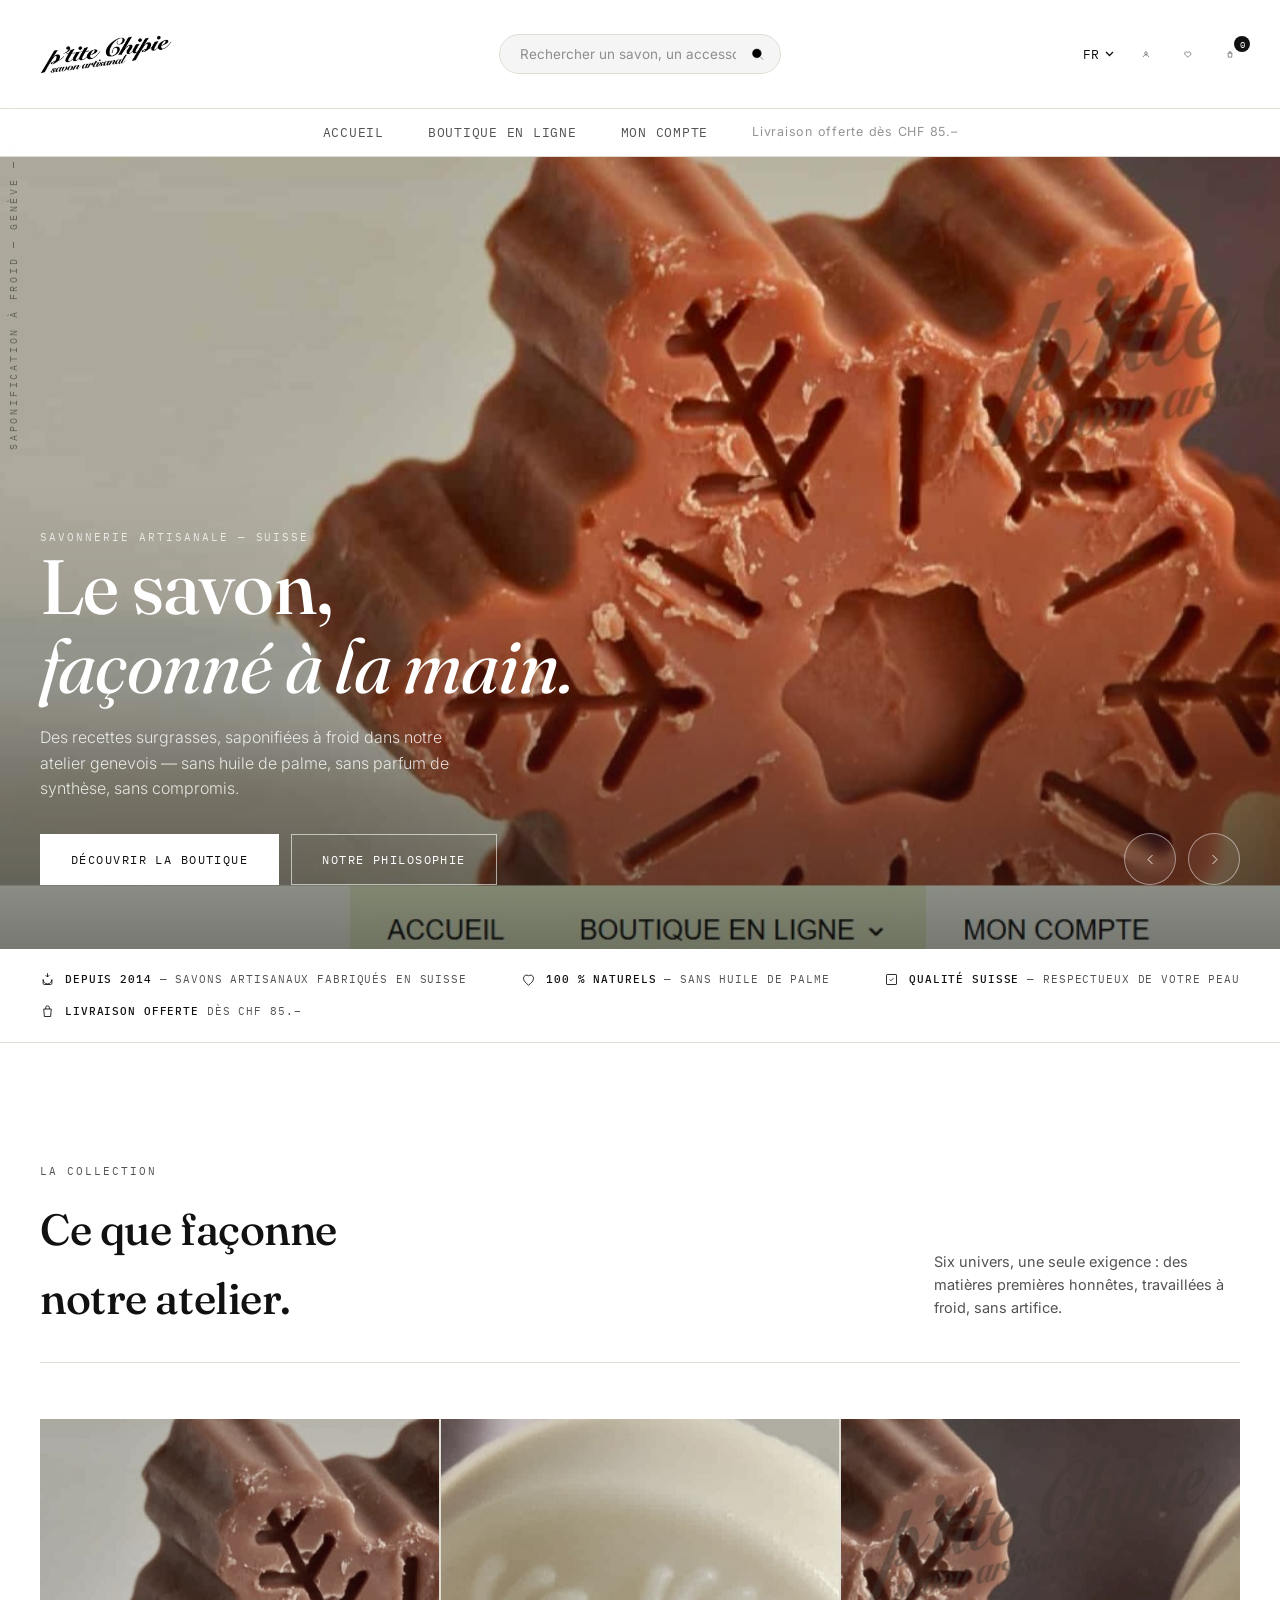
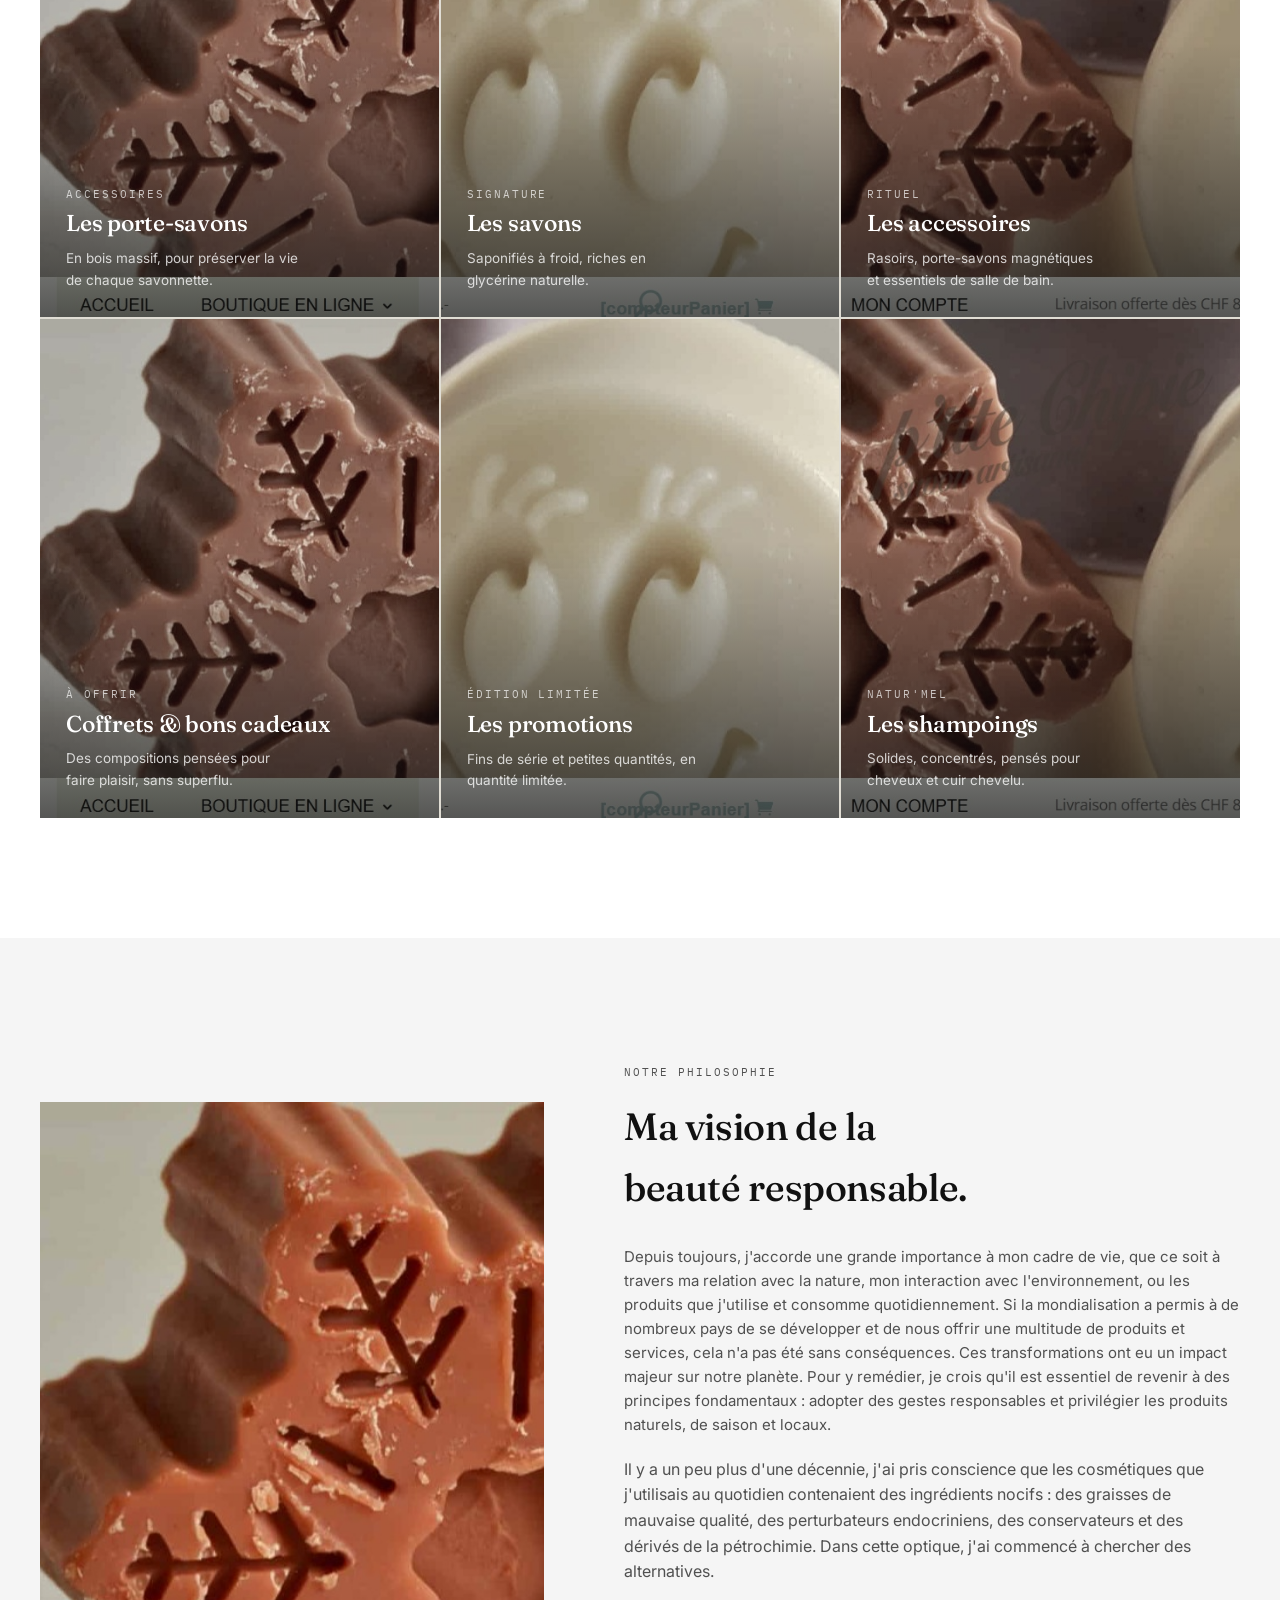
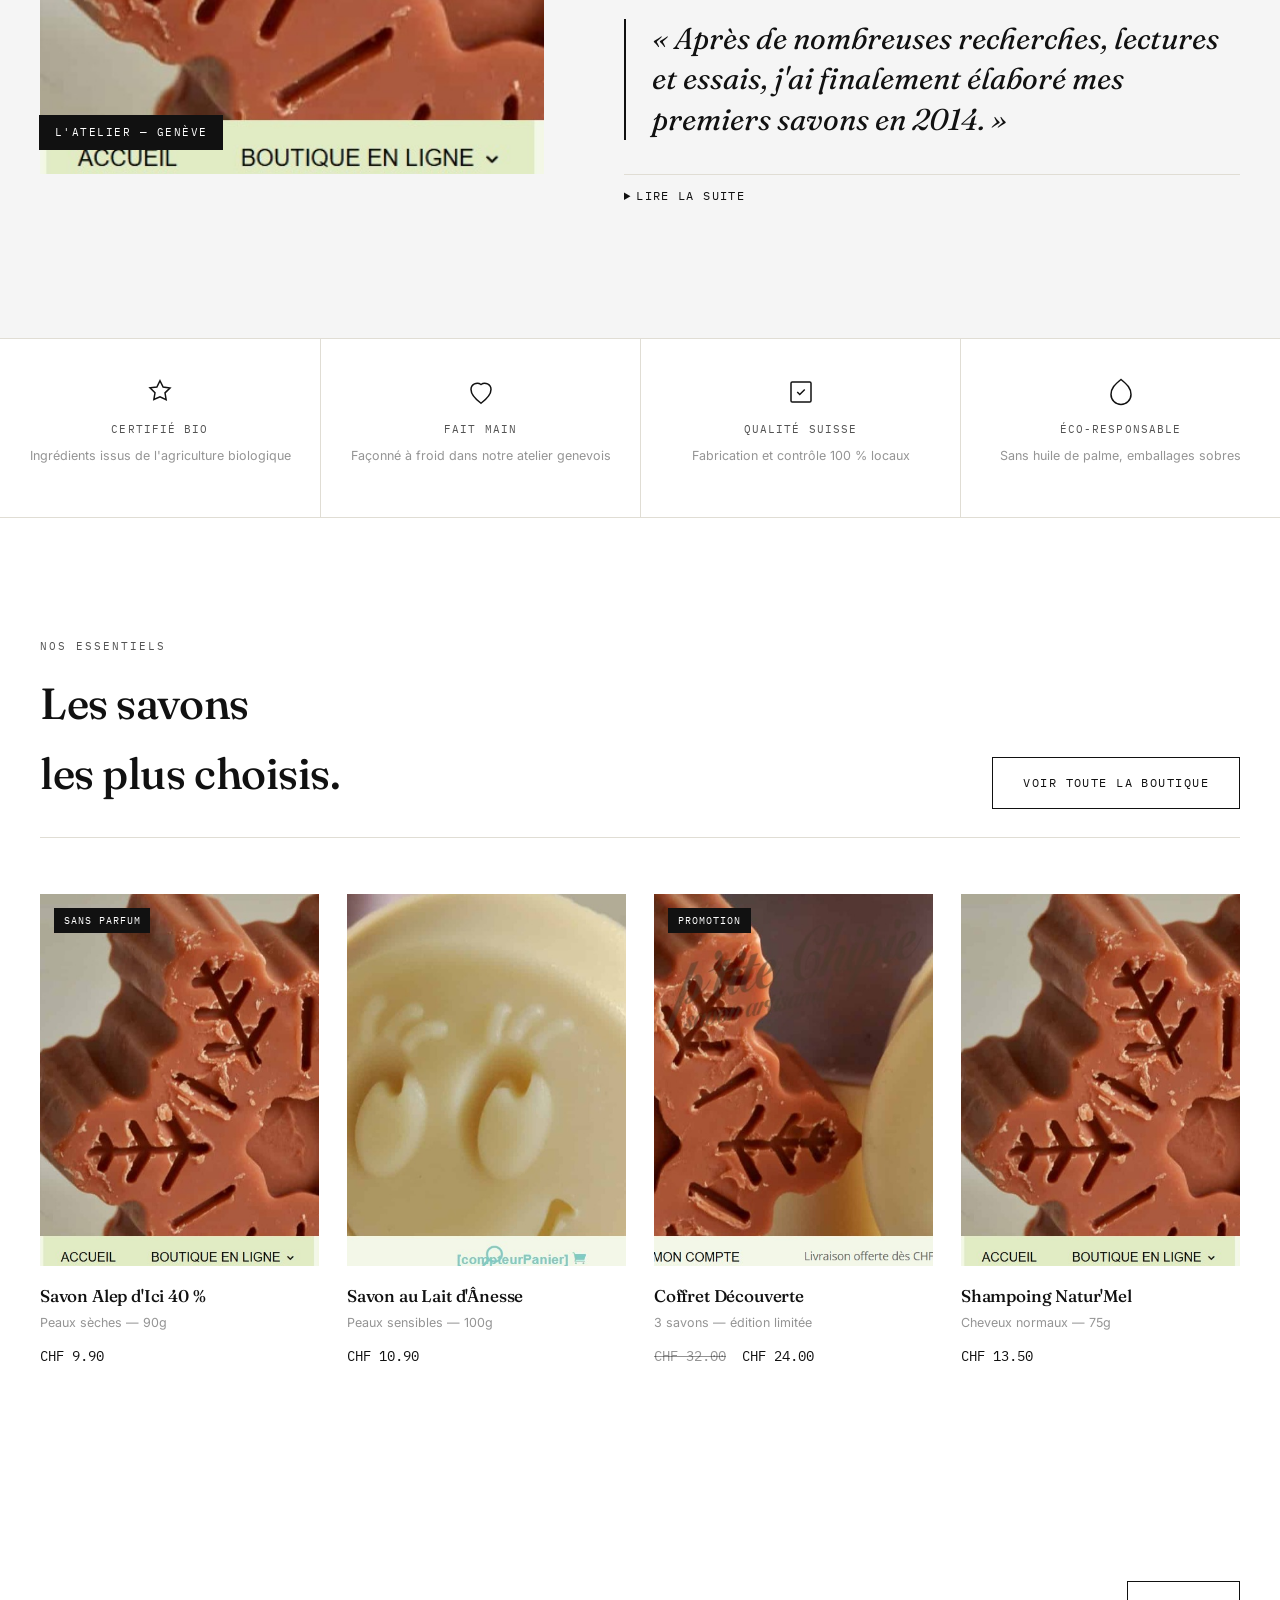
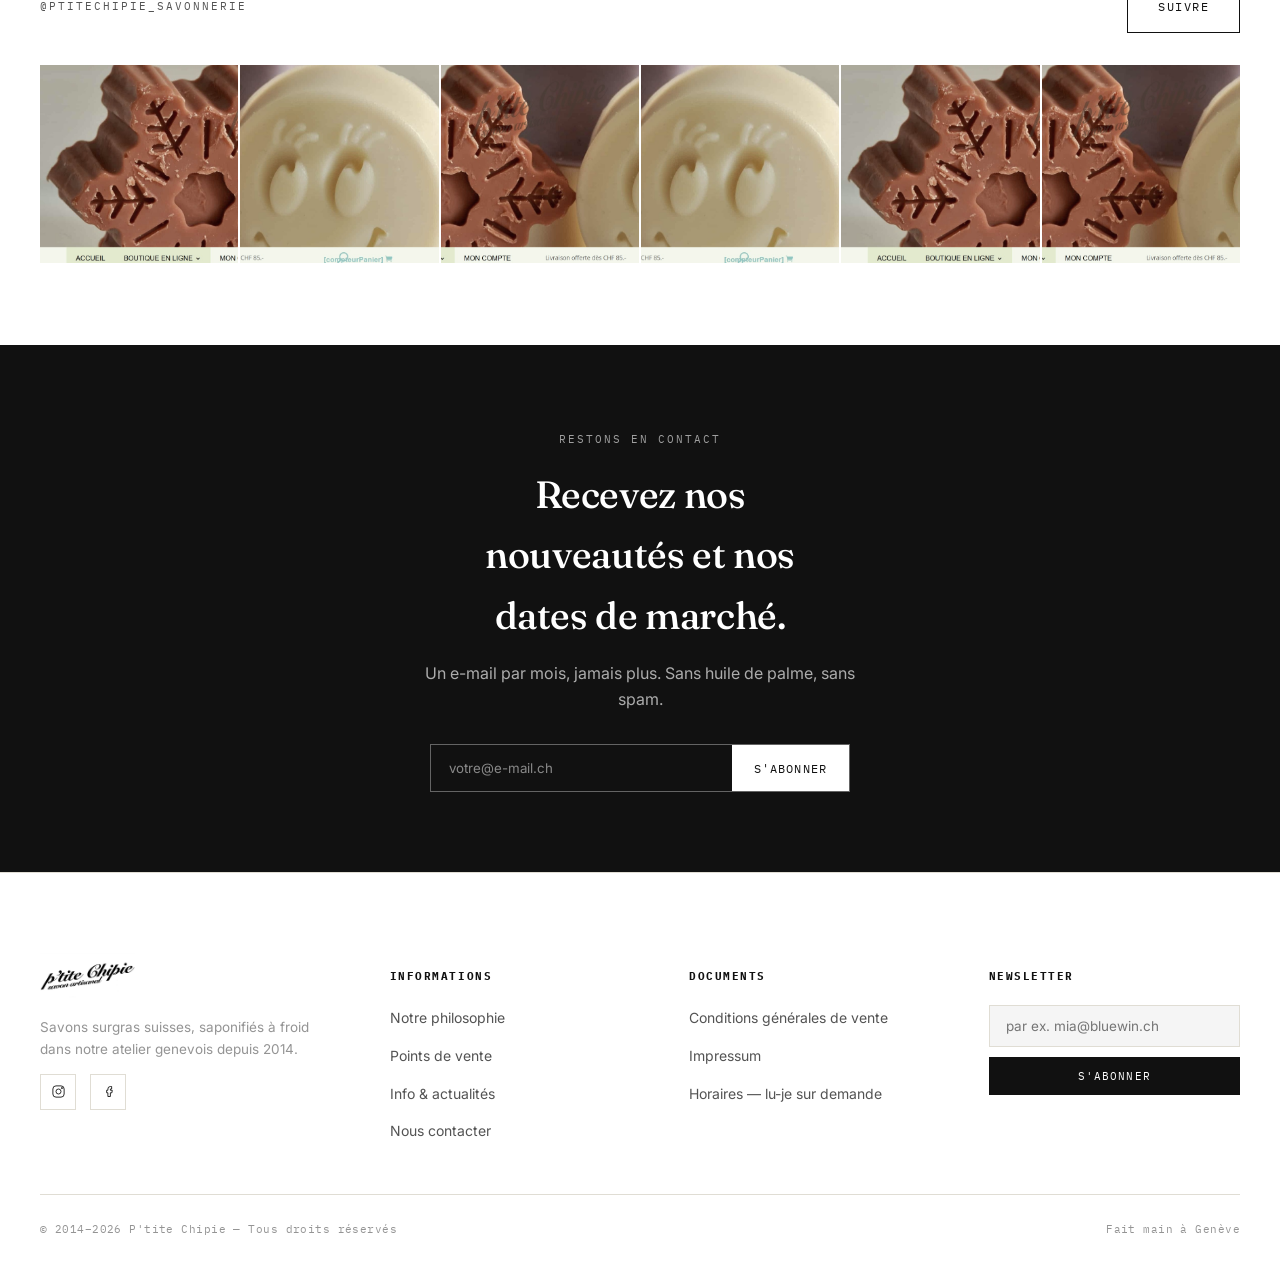
<file: index.html>
<!DOCTYPE html>
<html lang="fr">
<head>
<meta charset="UTF-8">
<meta name="viewport" content="width=device-width, initial-scale=1.0">
<title>P'tite Chipie — Savons surgras suisses, saponifiés à froid</title>
<meta name="description" content="Savons surgras artisanaux, saponifiés à froid en Suisse. Sans huile de palme, sans parfum de synthèse. Fabriqué à la main dans notre atelier genevois.">
<link rel="preconnect" href="https://fonts.googleapis.com">
<link href="https://fonts.googleapis.com/css2?family=Fraunces:ital,opsz,wght@0,9..144,300;0,9..144,500;0,9..144,600;1,9..144,400;1,9..144,500&family=Inter:wght@300;400;500;600&family=IBM+Plex+Mono:wght@400;500&display=swap" rel="stylesheet">
<link rel="stylesheet" href="style.css">
</head>
<body>

<div class="atelier-rail"><span>Saponification à froid — Genève — Depuis 2014</span></div>

<!-- ============ HEADER ============ -->
<header class="site-header">
  <div class="header-top">
    <a href="index.html" class="logo-link">
      <img src="assets/logo.jpg" alt="P'tite Chipie — savon artisanal">
    </a>

    <div class="header-search">
      <input type="text" placeholder="Rechercher un savon, un accessoire…">
      <svg viewBox="0 0 24 24"><circle cx="11" cy="11" r="7"/><line x1="21" y1="21" x2="16.65" y2="16.65"/></svg>
    </div>

    <div class="header-actions">
      <div class="lang-select">
        <button type="button"><span class="lang-current">FR</span>
          <svg width="9" height="6" viewBox="0 0 9 6" fill="none"><path d="M1 1L4.5 4.5L8 1" stroke="currentColor" stroke-width="1.3"/></svg>
        </button>
        <ul>
          <li><a href="#">FR</a></li>
          <li><a href="#">EN</a></li>
          <li><a href="#">DE</a></li>
        </ul>
      </div>
      <button class="icon-btn" aria-label="Mon compte">
        <svg viewBox="0 0 24 24"><circle cx="12" cy="8" r="4"/><path d="M4 20c0-4.4 3.6-7 8-7s8 2.6 8 7"/></svg>
      </button>
      <button class="icon-btn" aria-label="Liste de souhaits">
        <svg viewBox="0 0 24 24"><path d="M12 20s-7.5-4.5-9.5-9C1 7.5 3 4 6.5 4c2 0 3.5 1.2 4.5 2.6C12 5.2 13.5 4 15.5 4 19 4 21 7.5 20.5 11 18.5 15.5 12 20 12 20z"/></svg>
      </button>
      <button class="icon-btn" aria-label="Panier">
        <svg viewBox="0 0 24 24"><path d="M6 8h12l-1 12H7L6 8z"/><path d="M9 8V6a3 3 0 0 1 6 0v2"/></svg>
        <span class="cart-count">0</span>
      </button>
    </div>
  </div>

  <nav class="header-nav">
    <ul>
      <li><a href="index.html">Accueil</a></li>
      <li class="has-dropdown">
        <a href="#">Boutique en ligne</a>
        <div class="dropdown">
          <a href="#">Les savons</a>
          <a href="#">Les accessoires</a>
          <a href="#">Natur'Mel</a>
          <a href="#">Coffrets &amp; bons cadeaux</a>
        </div>
      </li>
      <li><a href="#">Mon compte</a></li>
      <li><a href="#" style="text-transform:none;font-family:var(--sans);color:var(--ink-45)">Livraison offerte dès CHF 85.–</a></li>
    </ul>
  </nav>
</header>

<!-- ============ HERO SLIDER ============ -->
<section class="hero">
  <div class="hero-slide active">
    <img src="assets/banner_left.jpg" alt="Savon surgras artisanal en forme de flocon">
  </div>
  <div class="hero-slide">
    <img src="assets/banner_right.jpg" alt="Savon surgras artisanal au miel">
  </div>

  <div class="hero-content">
    <span class="eyebrow">Savonnerie artisanale — Suisse</span>
    <h1>Le savon,<br><span class="italic">façonné à la main.</span></h1>
    <p class="hero-desc">Des recettes surgrasses, saponifiées à froid dans notre atelier genevois — sans huile de palme, sans parfum de synthèse, sans compromis.</p>
    <div class="hero-cta">
      <a href="#collection" class="btn btn-light">Découvrir la boutique</a>
      <a href="#philosophie" class="btn btn-outline" style="color:#fff;border-color:rgba(255,255,255,.6)">Notre philosophie</a>
    </div>
  </div>

  <div class="hero-dots">
    <button class="active" aria-label="Slide 1"></button>
    <button aria-label="Slide 2"></button>
  </div>

  <div class="hero-arrows">
    <button class="hero-arrow prev" aria-label="Précédent">
      <svg viewBox="0 0 24 24"><path d="M15 5l-7 7 7 7"/></svg>
    </button>
    <button class="hero-arrow next" aria-label="Suivant">
      <svg viewBox="0 0 24 24"><path d="M9 5l7 7-7 7"/></svg>
    </button>
  </div>
</section>

<!-- ============ SOCIAL PROOF STRIP ============ -->
<section class="social-proof">
  <div class="wrap">
    <div class="social-proof-item">
      <svg viewBox="0 0 24 24"><path d="M12 2v6m0 0l-3-3m3 3l3-3M5 12a7 7 0 0 0 14 0"/><path d="M5 12v6a2 2 0 0 0 2 2h10a2 2 0 0 0 2-2v-6"/></svg>
      <span><b>Depuis 2014</b> — savons artisanaux fabriqués en Suisse</span>
    </div>
    <div class="social-proof-item">
      <svg viewBox="0 0 24 24"><path d="M12 21c-4-3-8-6.5-8-11a5 5 0 0 1 8-4 5 5 0 0 1 8 4c0 4.5-4 8-8 11z"/></svg>
      <span><b>100&nbsp;% naturels</b> — sans huile de palme</span>
    </div>
    <div class="social-proof-item">
      <svg viewBox="0 0 24 24"><rect x="4" y="4" width="16" height="16" rx="1"/><path d="M9 12l2 2 4-4"/></svg>
      <span><b>Qualité suisse</b> — respectueux de votre peau</span>
    </div>
    <div class="social-proof-item">
      <svg viewBox="0 0 24 24"><path d="M6 8h12l-1 12H7L6 8z"/><path d="M9 8V6a3 3 0 0 1 6 0v2"/></svg>
      <span><b>Livraison offerte</b> dès CHF 85.–</span>
    </div>
  </div>
</section>

<!-- ============ CATEGORY GRID ============ -->
<section class="section" id="collection">
  <div class="wrap">
    <div class="section-head reveal">
      <div>
        <span class="eyebrow">La collection</span>
        <h2>Ce que façonne<br>notre atelier.</h2>
      </div>
      <p style="max-width:34ch;color:var(--ink-70);font-size:14.5px;">Six univers, une seule exigence&nbsp;: des matières premières honnêtes, travaillées à froid, sans artifice.</p>
    </div>

    <div class="cat-grid reveal-group">
      <a class="cat-card reveal" href="#">
        <img src="assets/banner_left.jpg" alt="Porte-savons en bois">
        <div class="cat-card-arrow"><svg viewBox="0 0 24 24"><path d="M7 17L17 7M9 7h8v8"/></svg></div>
        <div class="cat-card-body">
          <span class="eyebrow">Accessoires</span>
          <h3>Les porte-savons</h3>
          <p>En bois massif, pour préserver la vie de chaque savonnette.</p>
        </div>
      </a>

      <a class="cat-card reveal" href="#">
        <img src="assets/banner_right.jpg" alt="Savons surgras artisanaux">
        <div class="cat-card-arrow"><svg viewBox="0 0 24 24"><path d="M7 17L17 7M9 7h8v8"/></svg></div>
        <div class="cat-card-body">
          <span class="eyebrow">Signature</span>
          <h3>Les savons</h3>
          <p>Saponifiés à froid, riches en glycérine naturelle.</p>
        </div>
      </a>

      <a class="cat-card reveal" href="#">
        <img src="assets/banner_full.jpg" alt="Accessoires de rasage et de bain">
        <div class="cat-card-arrow"><svg viewBox="0 0 24 24"><path d="M7 17L17 7M9 7h8v8"/></svg></div>
        <div class="cat-card-body">
          <span class="eyebrow">Rituel</span>
          <h3>Les accessoires</h3>
          <p>Rasoirs, porte-savons magnétiques et essentiels de salle de bain.</p>
        </div>
      </a>

      <a class="cat-card reveal" href="#">
        <img src="assets/banner_left.jpg" alt="Coffrets cadeaux">
        <div class="cat-card-arrow"><svg viewBox="0 0 24 24"><path d="M7 17L17 7M9 7h8v8"/></svg></div>
        <div class="cat-card-body">
          <span class="eyebrow">À offrir</span>
          <h3>Coffrets &amp; bons cadeaux</h3>
          <p>Des compositions pensées pour faire plaisir, sans superflu.</p>
        </div>
      </a>

      <a class="cat-card reveal" href="#">
        <img src="assets/banner_right.jpg" alt="Promotions">
        <div class="cat-card-arrow"><svg viewBox="0 0 24 24"><path d="M7 17L17 7M9 7h8v8"/></svg></div>
        <div class="cat-card-body">
          <span class="eyebrow">Édition limitée</span>
          <h3>Les promotions</h3>
          <p>Fins de série et petites quantités, en quantité limitée.</p>
        </div>
      </a>

      <a class="cat-card reveal" href="#">
        <img src="assets/banner_full.jpg" alt="Shampoings solides Natur'Mel">
        <div class="cat-card-arrow"><svg viewBox="0 0 24 24"><path d="M7 17L17 7M9 7h8v8"/></svg></div>
        <div class="cat-card-body">
          <span class="eyebrow">Natur'Mel</span>
          <h3>Les shampoings</h3>
          <p>Solides, concentrés, pensés pour cheveux et cuir chevelu.</p>
        </div>
      </a>
    </div>
  </div>
</section>

<!-- ============ ABOUT / EDITORIAL ============ -->
<section class="section" id="philosophie" style="background:var(--stone);">
  <div class="wrap">
    <div class="about">
      <div class="about-media reveal">
        <img src="assets/banner_left.jpg" alt="Atelier de fabrication de savons P'tite Chipie">
        <span class="tag">L'atelier — Genève</span>
      </div>
      <div class="about-copy reveal">
        <span class="eyebrow">Notre philosophie</span>
        <h2 style="margin:14px 0 26px;font-size:clamp(26px,3vw,38px);">Ma vision de la<br>beauté responsable.</h2>

        <p>Depuis toujours, j'accorde une grande importance à mon cadre de vie, que ce soit à travers ma relation avec la nature, mon interaction avec l'environnement, ou les produits que j'utilise et consomme quotidiennement. Si la mondialisation a permis à de nombreux pays de se développer et de nous offrir une multitude de produits et services, cela n'a pas été sans conséquences. Ces transformations ont eu un impact majeur sur notre planète. Pour y remédier, je crois qu'il est essentiel de revenir à des principes fondamentaux&nbsp;: adopter des gestes responsables et privilégier les produits naturels, de saison et locaux.</p>

        <p>Il y a un peu plus d'une décennie, j'ai pris conscience que les cosmétiques que j'utilisais au quotidien contenaient des ingrédients nocifs&nbsp;: des graisses de mauvaise qualité, des perturbateurs endocriniens, des conservateurs et des dérivés de la pétrochimie. Dans cette optique, j'ai commencé à chercher des alternatives.</p>

        <blockquote class="pull-quote">« Après de nombreuses recherches, lectures et essais, j'ai finalement élaboré mes premiers savons en 2014. »</blockquote>

        <details>
          <summary>Lire la suite</summary>
          <p>Ce qui n'était au départ qu'un test pour mon usage personnel est rapidement devenu un cadeau pour mes proches, puis un produit répondant pleinement à mes exigences. En 2015, j'ai décidé de participer aux marchés locaux afin d'échanger avec vous, de recueillir vos idées et de mieux comprendre vos besoins. Cette même année, mes savons ont été distribués dans plusieurs commerces partenaires, et j'ai également lancé ce site internet.</p>
          <p>Les lois sur les cosmétiques ont évolué au fil des ans, renforçant les exigences de sécurité et de transparence pour les consommateurs. Consciente de l'importance de ces nouvelles réglementations, je m'assure que chaque produit que je crée respecte scrupuleusement ces normes. Tous les Dossiers d'Information Produit (DIP) sont disponibles pour chaque recette, garantissant ainsi un accès total aux informations sur la composition, la sécurité et l'éthique de chaque formule.</p>
          <p>Tous mes produits sont conçus dans mon atelier, un espace entièrement dédié à la création artisanale de cosmétiques naturels. Ce lieu est bien plus qu'un simple espace de fabrication&nbsp;: c'est là où chaque ingrédient est sélectionné avec soin, où chaque formule est testée pour sa qualité et son efficacité, et où chaque produit est préparé avec la plus grande attention.</p>
          <p>Je vous souhaite beaucoup de plaisir dans la découverte de mon univers et de mes produits, et j'espère qu'ils sauront répondre à vos attentes en matière de naturel, de qualité et de transparence.</p>
        </details>
      </div>
    </div>
  </div>
</section>

<!-- ============ CERTIFICATIONS ============ -->
<section class="certs reveal-group">
  <div class="cert reveal">
    <svg viewBox="0 0 24 24"><path d="M12 3l2.5 5 5.5.8-4 3.9.9 5.4L12 15.8 7.1 18l.9-5.4-4-3.9L9.5 8z"/></svg>
    <span>Certifié Bio</span>
    <p class="cert-desc">Ingrédients issus de l'agriculture biologique</p>
  </div>
  <div class="cert reveal">
    <svg viewBox="0 0 24 24"><path d="M12 21c-4-3-8-6.5-8-11a5 5 0 0 1 8-4 5 5 0 0 1 8 4c0 4.5-4 8-8 11z"/></svg>
    <span>Fait main</span>
    <p class="cert-desc">Façonné à froid dans notre atelier genevois</p>
  </div>
  <div class="cert reveal">
    <svg viewBox="0 0 24 24"><rect x="4" y="4" width="16" height="16" rx="1"/><path d="M9 12l2 2 4-4"/></svg>
    <span>Qualité suisse</span>
    <p class="cert-desc">Fabrication et contrôle 100&nbsp;% locaux</p>
  </div>
  <div class="cert reveal">
    <svg viewBox="0 0 24 24"><path d="M12 2C7 6 4 9 4 14a8 8 0 0 0 16 0c0-5-3-8-8-12z"/></svg>
    <span>Éco-responsable</span>
    <p class="cert-desc">Sans huile de palme, emballages sobres</p>
  </div>
</section>

<!-- ============ FEATURED PRODUCTS ============ -->
<section class="section" id="produits">
  <div class="wrap">
    <div class="section-head reveal">
      <div>
        <span class="eyebrow">Nos essentiels</span>
        <h2>Les savons<br>les plus choisis.</h2>
      </div>
      <a href="#" class="btn btn-outline">Voir toute la boutique</a>
    </div>

    <div class="product-grid reveal-group">
      <a class="product-card reveal" href="produit.html">
        <div class="product-media">
          <span class="product-badge">Sans parfum</span>
          <button class="product-wishlist" aria-label="Ajouter aux favoris" onclick="event.preventDefault()"><svg viewBox="0 0 24 24"><path d="M12 20s-7.5-4.5-9.5-9C1 7.5 3 4 6.5 4c2 0 3.5 1.2 4.5 2.6C12 5.2 13.5 4 15.5 4 19 4 21 7.5 20.5 11 18.5 15.5 12 20 12 20z"/></svg></button>
          <img src="assets/banner_left.jpg" alt="Savon Alep d'Ici 40%">
          <div class="product-quickadd">Aperçu rapide</div>
        </div>
        <h3 class="product-title">Savon Alep d'Ici 40&nbsp;%</h3>
        <p class="product-sub">Peaux sèches — 90g</p>
        <p class="product-price">CHF 9.90</p>
      </a>

      <a class="product-card reveal" href="#">
        <div class="product-media">
          <button class="product-wishlist" aria-label="Ajouter aux favoris" onclick="event.preventDefault()"><svg viewBox="0 0 24 24"><path d="M12 20s-7.5-4.5-9.5-9C1 7.5 3 4 6.5 4c2 0 3.5 1.2 4.5 2.6C12 5.2 13.5 4 15.5 4 19 4 21 7.5 20.5 11 18.5 15.5 12 20 12 20z"/></svg></button>
          <img src="assets/banner_right.jpg" alt="Savon au lait d'ânesse">
          <div class="product-quickadd">Aperçu rapide</div>
        </div>
        <h3 class="product-title">Savon au Lait d'Ânesse</h3>
        <p class="product-sub">Peaux sensibles — 100g</p>
        <p class="product-price">CHF 10.90</p>
      </a>

      <a class="product-card reveal" href="#">
        <div class="product-media">
          <span class="product-badge">Promotion</span>
          <button class="product-wishlist" aria-label="Ajouter aux favoris" onclick="event.preventDefault()"><svg viewBox="0 0 24 24"><path d="M12 20s-7.5-4.5-9.5-9C1 7.5 3 4 6.5 4c2 0 3.5 1.2 4.5 2.6C12 5.2 13.5 4 15.5 4 19 4 21 7.5 20.5 11 18.5 15.5 12 20 12 20z"/></svg></button>
          <img src="assets/banner_full.jpg" alt="Coffret découverte">
          <div class="product-quickadd">Aperçu rapide</div>
        </div>
        <h3 class="product-title">Coffret Découverte</h3>
        <p class="product-sub">3 savons — édition limitée</p>
        <p class="product-price"><span class="was">CHF 32.00</span> CHF 24.00</p>
      </a>

      <a class="product-card reveal" href="#">
        <div class="product-media">
          <button class="product-wishlist" aria-label="Ajouter aux favoris" onclick="event.preventDefault()"><svg viewBox="0 0 24 24"><path d="M12 20s-7.5-4.5-9.5-9C1 7.5 3 4 6.5 4c2 0 3.5 1.2 4.5 2.6C12 5.2 13.5 4 15.5 4 19 4 21 7.5 20.5 11 18.5 15.5 12 20 12 20z"/></svg></button>
          <img src="assets/banner_left.jpg" alt="Shampoing solide Natur'Mel">
          <div class="product-quickadd">Aperçu rapide</div>
        </div>
        <h3 class="product-title">Shampoing Natur'Mel</h3>
        <p class="product-sub">Cheveux normaux — 75g</p>
        <p class="product-price">CHF 13.50</p>
      </a>
    </div>
  </div>
</section>

<!-- ============ INSTAGRAM ============ -->
<section class="section-tight">
  <div class="wrap">
    <div class="insta-head reveal">
      <span class="eyebrow">@ptitechipie_savonnerie</span>
      <a href="https://www.instagram.com/ptitechipie_savonnerie/" class="btn btn-outline">Suivre</a>
    </div>
    <div class="insta-grid">
      <a href="#"><img src="assets/banner_left.jpg" alt=""></a>
      <a href="#"><img src="assets/banner_right.jpg" alt=""></a>
      <a href="#"><img src="assets/banner_full.jpg" alt=""></a>
      <a href="#"><img src="assets/banner_right.jpg" alt=""></a>
      <a href="#"><img src="assets/banner_left.jpg" alt=""></a>
      <a href="#"><img src="assets/banner_full.jpg" alt=""></a>
    </div>
  </div>
</section>

<!-- ============ NEWSLETTER STRIP ============ -->
<section class="strip">
  <div class="wrap">
    <span class="eyebrow" style="color:rgba(255,255,255,.6)">Restons en contact</span>
    <h2 style="margin-top:14px;">Recevez nos nouveautés et nos dates de marché.</h2>
    <p>Un e-mail par mois, jamais plus. Sans huile de palme, sans spam.</p>
    <form class="strip-form" onsubmit="return false;">
      <input type="email" placeholder="votre@e-mail.ch" required>
      <button type="submit">S'abonner</button>
    </form>
  </div>
</section>

<!-- ============ FOOTER ============ -->
<footer class="site-footer">
  <div class="wrap">
    <div class="footer-grid">
      <div class="footer-brand">
        <img src="assets/logo.jpg" alt="P'tite Chipie">
        <p>Savons surgras suisses, saponifiés à froid dans notre atelier genevois depuis 2014.</p>
        <div class="footer-social">
          <a href="https://www.instagram.com/ptitechipie_savonnerie/" aria-label="Instagram"><svg viewBox="0 0 24 24"><rect x="3" y="3" width="18" height="18" rx="5"/><circle cx="12" cy="12" r="4"/><circle cx="17.5" cy="6.5" r="1"/></svg></a>
          <a href="https://www.facebook.com/Ptite-Chipie-Les-savons-487684641408718/" aria-label="Facebook"><svg viewBox="0 0 24 24"><path d="M15 8h2V4h-2a4 4 0 0 0-4 4v2H9v4h2v6h4v-6h2.5l.5-4H15V8z"/></svg></a>
        </div>
      </div>

      <div class="footer-col">
        <h4>Informations</h4>
        <ul>
          <li><a href="#">Notre philosophie</a></li>
          <li><a href="#">Points de vente</a></li>
          <li><a href="#">Info &amp; actualités</a></li>
          <li><a href="#">Nous contacter</a></li>
        </ul>
      </div>

      <div class="footer-col">
        <h4>Documents</h4>
        <ul>
          <li><a href="#">Conditions générales de vente</a></li>
          <li><a href="#">Impressum</a></li>
          <li><a href="#">Horaires — lu-je sur demande</a></li>
        </ul>
      </div>

      <div class="footer-col">
        <h4>Newsletter</h4>
        <div class="footer-newsletter">
          <input type="email" placeholder="par ex. mia@bluewin.ch">
          <button>S'abonner</button>
        </div>
      </div>
    </div>

    <div class="footer-bottom">
      <span>© 2014–2026 P'tite Chipie — Tous droits réservés</span>
      <span>Fait main à Genève</span>
    </div>
  </div>
</footer>

<script src="script.js"></script>
</body>
</html>
</file>
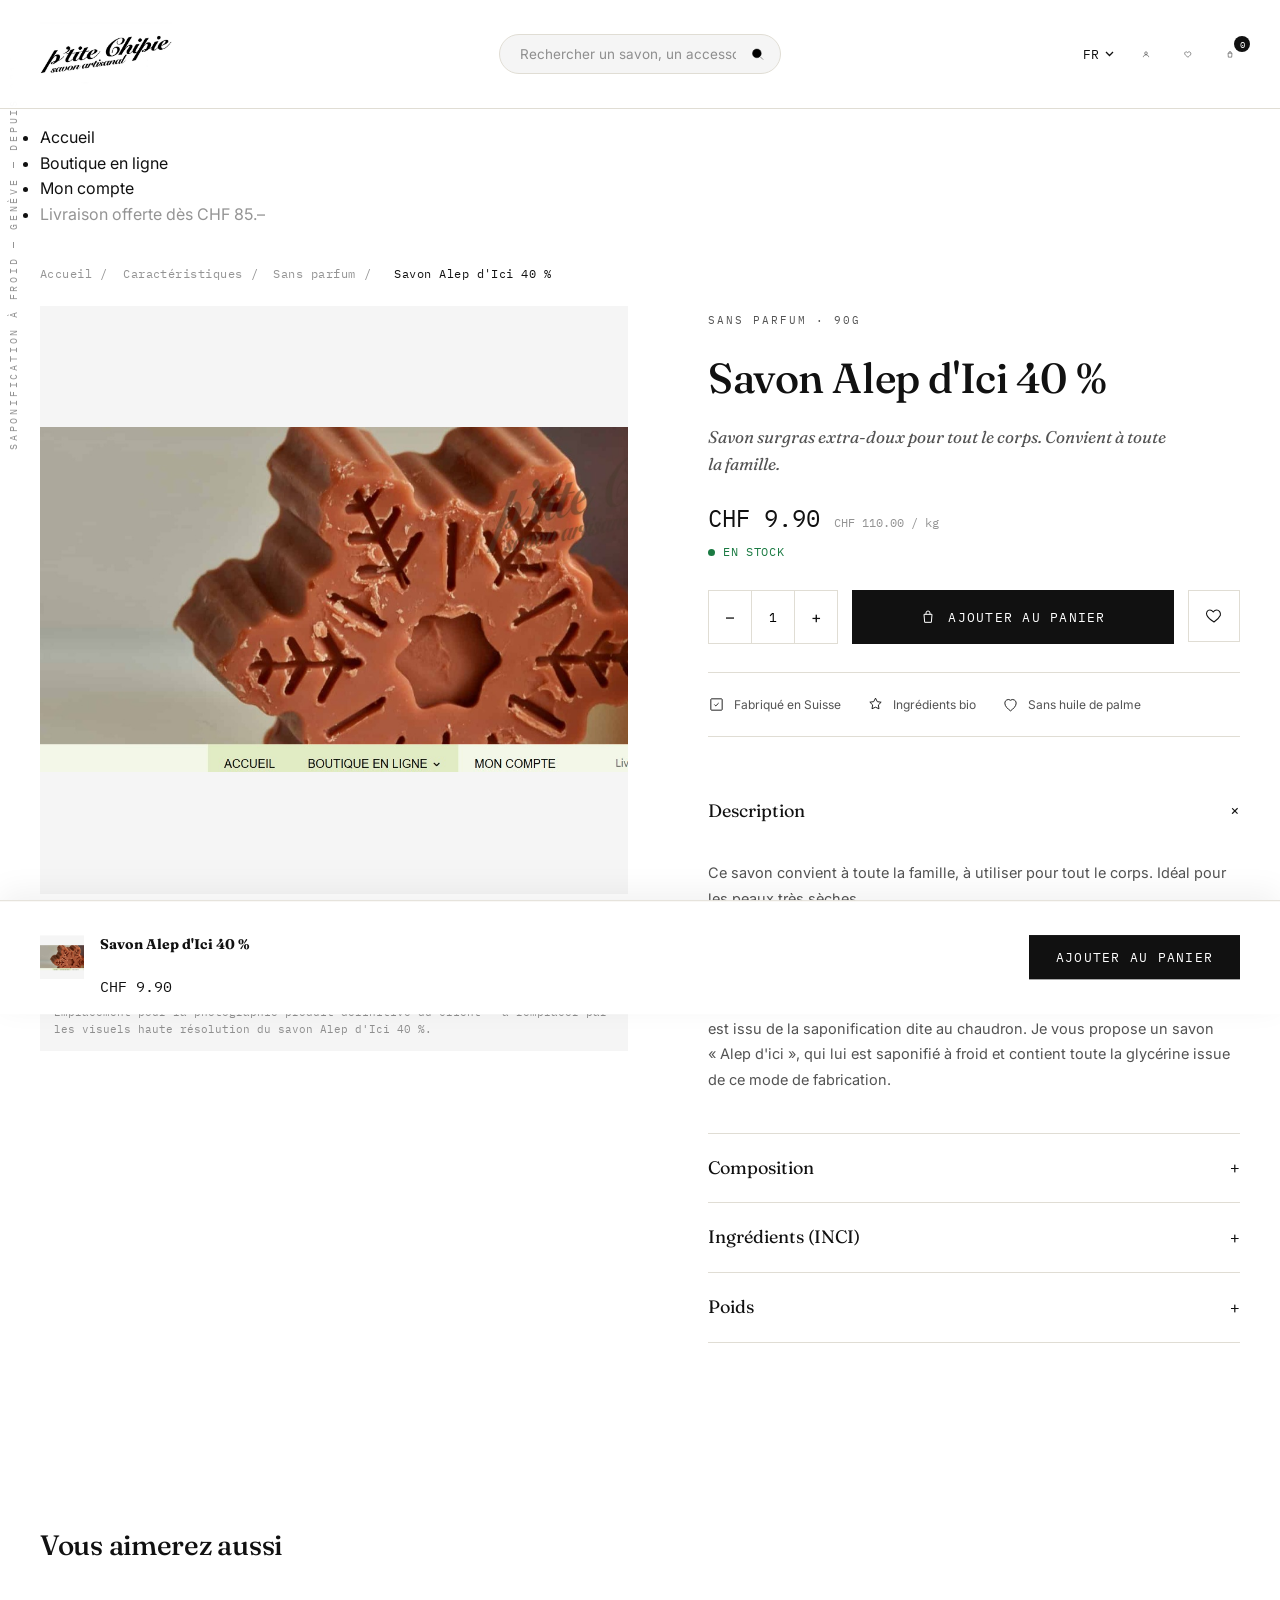
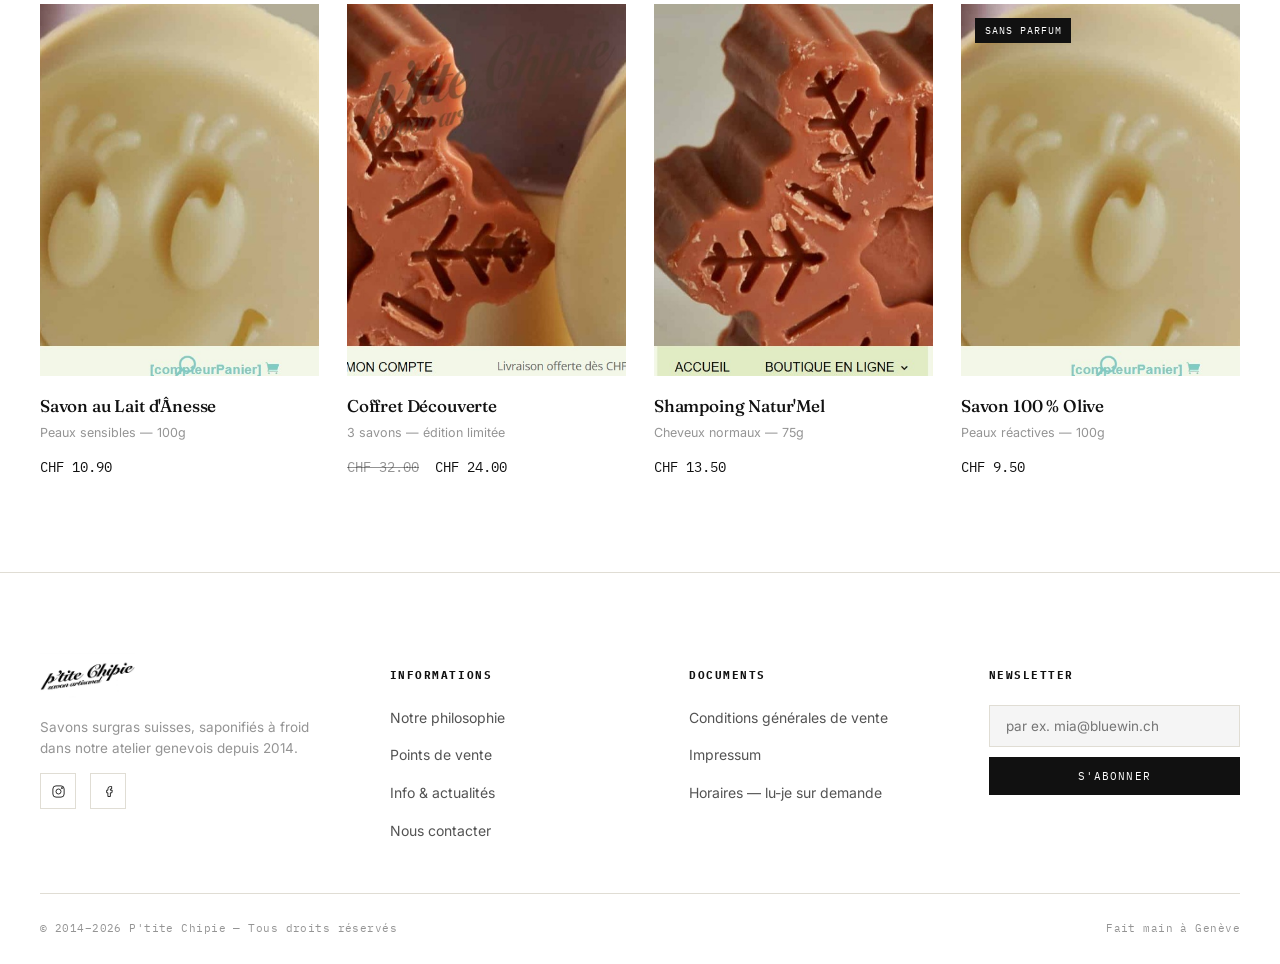
<file: produit.html>
<!DOCTYPE html>
<html lang="fr">
<head>
<meta charset="UTF-8">
<meta name="viewport" content="width=device-width, initial-scale=1.0">
<title>Savon Alep d'Ici 40 % — P'tite Chipie</title>
<meta name="description" content="Savon surgras extra-doux pour tout le corps. Saponifié à froid, huile d'olive et huile de baies de laurier biologiques.">
<link rel="preconnect" href="https://fonts.googleapis.com">
<link href="https://fonts.googleapis.com/css2?family=Fraunces:ital,opsz,wght@0,9..144,300;0,9..144,500;0,9..144,600;1,9..144,400;1,9..144,500&family=Inter:wght@300;400;500;600&family=IBM+Plex+Mono:wght@400;500&display=swap" rel="stylesheet">
<link rel="stylesheet" href="style.css">
</head>
<body>

<div class="atelier-rail"><span>Saponification à froid — Genève — Depuis 2014</span></div>

<!-- ============ HEADER ============ -->
<header class="site-header">
  <div class="header-top">
    <a href="index.html" class="logo-link">
      <img src="assets/logo.jpg" alt="P'tite Chipie — savon artisanal">
    </a>

    <div class="header-search">
      <input type="text" placeholder="Rechercher un savon, un accessoire…">
      <svg viewBox="0 0 24 24"><circle cx="11" cy="11" r="7"/><line x1="21" y1="21" x2="16.65" y2="16.65"/></svg>
    </div>

    <div class="header-actions">
      <div class="lang-select">
        <button type="button"><span class="lang-current">FR</span>
          <svg width="9" height="6" viewBox="0 0 9 6" fill="none"><path d="M1 1L4.5 4.5L8 1" stroke="currentColor" stroke-width="1.3"/></svg>
        </button>
        <ul>
          <li><a href="#">FR</a></li>
          <li><a href="#">EN</a></li>
          <li><a href="#">DE</a></li>
        </ul>
      </div>
      <button class="icon-btn" aria-label="Mon compte">
        <svg viewBox="0 0 24 24"><circle cx="12" cy="8" r="4"/><path d="M4 20c0-4.4 3.6-7 8-7s8 2.6 8 7"/></svg>
      </button>
      <button class="icon-btn" aria-label="Liste de souhaits">
        <svg viewBox="0 0 24 24"><path d="M12 20s-7.5-4.5-9.5-9C1 7.5 3 4 6.5 4c2 0 3.5 1.2 4.5 2.6C12 5.2 13.5 4 15.5 4 19 4 21 7.5 20.5 11 18.5 15.5 12 20 12 20z"/></svg>
      </button>
      <button class="icon-btn" aria-label="Panier">
        <svg viewBox="0 0 24 24"><path d="M6 8h12l-1 12H7L6 8z"/><path d="M9 8V6a3 3 0 0 1 6 0v2"/></svg>
        <span class="cart-count">0</span>
      </button>
    </div>
  </div>
</header>

<!-- ============ NAV — placed under the header, matches homepage ============ -->
<nav class="site-nav">
  <ul>
    <li><a href="index.html">Accueil</a></li>
    <li class="has-dropdown">
      <a href="#">Boutique en ligne</a>
      <div class="dropdown">
        <a href="#">Les savons</a>
        <a href="#">Les accessoires</a>
        <a href="#">Natur'Mel</a>
        <a href="#">Coffrets &amp; bons cadeaux</a>
      </div>
    </li>
    <li><a href="#">Mon compte</a></li>
    <li><a href="#" style="text-transform:none;font-family:var(--sans);color:var(--ink-45)">Livraison offerte dès CHF 85.–</a></li>
  </ul>
</nav>

<div class="wrap">
  <div class="breadcrumb">
    <a href="index.html">Accueil</a><span>/</span>
    <a href="#">Caractéristiques</a><span>/</span>
    <a href="#">Sans parfum</a><span>/</span>
    <span style="color:var(--ink)">Savon Alep d'Ici 40 %</span>
  </div>

  <!-- ============ PRODUCT ============ -->
  <div class="pdp">
    <div class="pdp-gallery">
      <div class="pdp-gallery-main">
        <img src="assets/banner_left.jpg" alt="Savon Alep d'Ici 40%">
      </div>
      <div class="pdp-thumbs">
        <button class="active"><img src="assets/banner_left.jpg" alt=""></button>
        <button><img src="assets/banner_right.jpg" alt=""></button>
        <button><img src="assets/banner_full.jpg" alt=""></button>
      </div>
      <p class="small-note" style="margin-top:14px;text-align:left;padding:12px 14px;">Emplacement pour la photographie produit définitive du client — à remplacer par les visuels haute résolution du savon Alep d'Ici 40&nbsp;%.</p>
    </div>

    <div class="pdp-info">
      <span class="eyebrow">Sans parfum · 90g</span>
      <h1 style="margin-top:14px;">Savon Alep d'Ici 40&nbsp;%</h1>
      <p class="pdp-tagline">Savon surgras extra-doux pour tout le corps. Convient à toute la famille.</p>

      <div class="pdp-price-row">
        <span class="pdp-price">CHF 9.90</span>
        <span class="pdp-kg">CHF 110.00 / kg</span>
      </div>
      <div class="pdp-stock"><i></i> En stock</div>

      <div class="qty-row">
        <div class="qty-stepper">
          <button type="button" class="minus" aria-label="Diminuer">–</button>
          <input type="text" value="1" inputmode="numeric" aria-label="Quantité">
          <button type="button" class="plus" aria-label="Augmenter">+</button>
        </div>
        <button class="add-to-cart">
          <svg width="16" height="16" viewBox="0 0 24 24" fill="none" stroke="currentColor" stroke-width="1.5"><path d="M6 8h12l-1 12H7L6 8z"/><path d="M9 8V6a3 3 0 0 1 6 0v2"/></svg>
          Ajouter au panier
        </button>
        <button class="wishlist-btn" aria-label="Ajouter aux favoris">
          <svg viewBox="0 0 24 24"><path d="M12 20s-7.5-4.5-9.5-9C1 7.5 3 4 6.5 4c2 0 3.5 1.2 4.5 2.6C12 5.2 13.5 4 15.5 4 19 4 21 7.5 20.5 11 18.5 15.5 12 20 12 20z"/></svg>
        </button>
      </div>

      <div class="reassurance">
        <div><svg viewBox="0 0 24 24"><rect x="4" y="4" width="16" height="16" rx="1"/><path d="M9 12l2 2 4-4"/></svg> Fabriqué en Suisse</div>
        <div><svg viewBox="0 0 24 24"><path d="M12 3l2.5 5 5.5.8-4 3.9.9 5.4L12 15.8 7.1 18l.9-5.4-4-3.9L9.5 8z"/></svg> Ingrédients bio</div>
        <div><svg viewBox="0 0 24 24"><path d="M12 21c-4-3-8-6.5-8-11a5 5 0 0 1 8-4 5 5 0 0 1 8 4c0 4.5-4 8-8 11z"/></svg> Sans huile de palme</div>
      </div>

      <details class="accordion-item" open>
        <summary>Description<span class="plus">+</span></summary>
        <div class="accordion-body">
          <p>Ce savon convient à toute la famille, à utiliser pour tout le corps. Idéal pour les peaux très sèches.</p>
          <p>Il mousse peu car il contient que de l'huile d'olive et de l'huile de baies de laurier.</p>
          <p>Vous connaissez les gros cubes de savon d'Alep&nbsp;? Le véritable savon d'Alep est issu de la saponification dite au chaudron. Je vous propose un savon «&nbsp;Alep d'ici&nbsp;», qui lui est saponifié à froid et contient toute la glycérine issue de ce mode de fabrication.</p>
        </div>
      </details>

      <details class="accordion-item">
        <summary>Composition<span class="plus">+</span></summary>
        <div class="accordion-body">
          <table>
            <tr><td>Huile d'olive*</td><td>Agriculture biologique</td></tr>
            <tr><td>Huile de baies de laurier*</td><td>Agriculture biologique</td></tr>
          </table>
          <p style="margin-top:10px;font-size:12px;color:var(--ink-45);">*Issu de l'agriculture biologique</p>
        </div>
      </details>

      <details class="accordion-item">
        <summary>Ingrédients (INCI)<span class="plus">+</span></summary>
        <div class="accordion-body">
          <p style="font-family:var(--mono);font-size:13px;">Sodium Olivate, Sodium Laurelate (40%), Aqua, Glycerin.</p>
        </div>
      </details>

      <details class="accordion-item">
        <summary>Poids<span class="plus">+</span></summary>
        <div class="accordion-body">
          <p>90g</p>
        </div>
      </details>
    </div>
  </div>

  <!-- ============ RELATED PRODUCTS ============ -->
  <section class="section-tight">
    <h2 class="related-title reveal">Vous aimerez aussi</h2>
    <div class="product-grid reveal-group">
      <a class="product-card reveal" href="#">
        <div class="product-media">
          <button class="product-wishlist" aria-label="Ajouter aux favoris" onclick="event.preventDefault()"><svg viewBox="0 0 24 24"><path d="M12 20s-7.5-4.5-9.5-9C1 7.5 3 4 6.5 4c2 0 3.5 1.2 4.5 2.6C12 5.2 13.5 4 15.5 4 19 4 21 7.5 20.5 11 18.5 15.5 12 20 12 20z"/></svg></button>
          <img src="assets/banner_right.jpg" alt="Savon au lait d'ânesse">
          <div class="product-quickadd">Aperçu rapide</div>
        </div>
        <h3 class="product-title">Savon au Lait d'Ânesse</h3>
        <p class="product-sub">Peaux sensibles — 100g</p>
        <p class="product-price">CHF 10.90</p>
      </a>
      <a class="product-card reveal" href="#">
        <div class="product-media">
          <button class="product-wishlist" aria-label="Ajouter aux favoris" onclick="event.preventDefault()"><svg viewBox="0 0 24 24"><path d="M12 20s-7.5-4.5-9.5-9C1 7.5 3 4 6.5 4c2 0 3.5 1.2 4.5 2.6C12 5.2 13.5 4 15.5 4 19 4 21 7.5 20.5 11 18.5 15.5 12 20 12 20z"/></svg></button>
          <img src="assets/banner_full.jpg" alt="Coffret découverte">
          <div class="product-quickadd">Aperçu rapide</div>
        </div>
        <h3 class="product-title">Coffret Découverte</h3>
        <p class="product-sub">3 savons — édition limitée</p>
        <p class="product-price"><span class="was">CHF 32.00</span> CHF 24.00</p>
      </a>
      <a class="product-card reveal" href="#">
        <div class="product-media">
          <button class="product-wishlist" aria-label="Ajouter aux favoris" onclick="event.preventDefault()"><svg viewBox="0 0 24 24"><path d="M12 20s-7.5-4.5-9.5-9C1 7.5 3 4 6.5 4c2 0 3.5 1.2 4.5 2.6C12 5.2 13.5 4 15.5 4 19 4 21 7.5 20.5 11 18.5 15.5 12 20 12 20z"/></svg></button>
          <img src="assets/banner_left.jpg" alt="Shampoing solide Natur'Mel">
          <div class="product-quickadd">Aperçu rapide</div>
        </div>
        <h3 class="product-title">Shampoing Natur'Mel</h3>
        <p class="product-sub">Cheveux normaux — 75g</p>
        <p class="product-price">CHF 13.50</p>
      </a>
      <a class="product-card reveal" href="#">
        <div class="product-media">
          <button class="product-wishlist" aria-label="Ajouter aux favoris" onclick="event.preventDefault()"><svg viewBox="0 0 24 24"><path d="M12 20s-7.5-4.5-9.5-9C1 7.5 3 4 6.5 4c2 0 3.5 1.2 4.5 2.6C12 5.2 13.5 4 15.5 4 19 4 21 7.5 20.5 11 18.5 15.5 12 20 12 20z"/></svg></button>
          <span class="product-badge">Sans parfum</span>
          <img src="assets/banner_right.jpg" alt="Savon 100% olive">
          <div class="product-quickadd">Aperçu rapide</div>
        </div>
        <h3 class="product-title">Savon 100&nbsp;% Olive</h3>
        <p class="product-sub">Peaux réactives — 100g</p>
        <p class="product-price">CHF 9.50</p>
      </a>
    </div>
  </section>
</div>

<!-- ============ FOOTER ============ -->
<footer class="site-footer">
  <div class="wrap">
    <div class="footer-grid">
      <div class="footer-brand">
        <img src="assets/logo.jpg" alt="P'tite Chipie">
        <p>Savons surgras suisses, saponifiés à froid dans notre atelier genevois depuis 2014.</p>
        <div class="footer-social">
          <a href="https://www.instagram.com/ptitechipie_savonnerie/" aria-label="Instagram"><svg viewBox="0 0 24 24"><rect x="3" y="3" width="18" height="18" rx="5"/><circle cx="12" cy="12" r="4"/><circle cx="17.5" cy="6.5" r="1"/></svg></a>
          <a href="https://www.facebook.com/Ptite-Chipie-Les-savons-487684641408718/" aria-label="Facebook"><svg viewBox="0 0 24 24"><path d="M15 8h2V4h-2a4 4 0 0 0-4 4v2H9v4h2v6h4v-6h2.5l.5-4H15V8z"/></svg></a>
        </div>
      </div>

      <div class="footer-col">
        <h4>Informations</h4>
        <ul>
          <li><a href="#">Notre philosophie</a></li>
          <li><a href="#">Points de vente</a></li>
          <li><a href="#">Info &amp; actualités</a></li>
          <li><a href="#">Nous contacter</a></li>
        </ul>
      </div>

      <div class="footer-col">
        <h4>Documents</h4>
        <ul>
          <li><a href="#">Conditions générales de vente</a></li>
          <li><a href="#">Impressum</a></li>
          <li><a href="#">Horaires — lu-je sur demande</a></li>
        </ul>
      </div>

      <div class="footer-col">
        <h4>Newsletter</h4>
        <div class="footer-newsletter">
          <input type="email" placeholder="par ex. mia@bluewin.ch">
          <button>S'abonner</button>
        </div>
      </div>
    </div>

    <div class="footer-bottom">
      <span>© 2014–2026 P'tite Chipie — Tous droits réservés</span>
      <span>Fait main à Genève</span>
    </div>
  </div>
</footer>

<!-- Sticky add-to-cart bar (appears once the main button scrolls out of view) -->
<div class="pdp-sticky-bar">
  <div class="info">
    <img src="assets/banner_left.jpg" alt="">
    <div>
      <h4>Savon Alep d'Ici 40&nbsp;%</h4>
      <span class="pdp-price">CHF 9.90</span>
    </div>
  </div>
  <button class="add-to-cart">Ajouter au panier</button>
</div>

<script src="script.js"></script>
</body>
</html>
</file>
<file: style.css>
/* ============================================================
   P'TITE CHIPIE — PREMIUM EDITORIAL REDESIGN
   Design tokens
   ============================================================ */
:root{
  --paper:#ffffff;
  --ink:#111111;
  --ink-70:rgba(17,17,17,.72);
  --ink-45:rgba(17,17,17,.45);
  --stone:#f5f5f5;
  --clay:#e9e2d3;      /* warm neutral drawn from the soap photography — used sparingly */
  --line:#e0ddd4;
  --line-strong:#111111;
  --radius:2px;
  --serif:'Fraunces', serif;
  --sans:'Inter', sans-serif;
  --mono:'IBM Plex Mono', monospace;
  --ease:cubic-bezier(.65,0,.35,1);
}

*{box-sizing:border-box;}
html{scroll-behavior:smooth;}
body{
  margin:0;
  font-family:var(--sans);
  color:var(--ink);
  background:var(--paper);
  -webkit-font-smoothing:antialiased;
  font-size:16px;
  line-height:1.6;
}
img{max-width:100%;display:block;}
a{color:inherit;text-decoration:none;}
button{font-family:inherit;cursor:pointer;}
:focus-visible{outline:2px solid var(--ink);outline-offset:3px;}

.eyebrow{
  font-family:var(--mono);
  font-size:11px;
  letter-spacing:.18em;
  text-transform:uppercase;
  color:var(--ink-70);
}

h1,h2,h3{font-family:var(--serif);font-weight:500;margin:0;letter-spacing:-.01em;}
.italic{font-style:italic;font-weight:400;}

.wrap{
  max-width:1320px;
  margin:0 auto;
  padding:0 40px;
}

/* ============================================================
   SIGNATURE ELEMENT — the vertical atelier rail
   A recurring identity mark unique to this redesign: a mono
   ledger strip running down the left margin, referencing the
   real production method and origin. Appears on every page.
   ============================================================ */
.atelier-rail{
  position:fixed;
  left:14px;
  top:0;
  height:100vh;
  display:flex;
  align-items:center;
  z-index:40;
  pointer-events:none;
}
.atelier-rail span{
  font-family:var(--mono);
  font-size:10px;
  letter-spacing:.28em;
  text-transform:uppercase;
  color:var(--ink-45);
  white-space:nowrap;
  transform:rotate(-90deg);
  transform-origin:left center;
}
@media (max-width:960px){
  .atelier-rail{display:none;}
}

/* ============================================================
   HEADER
   ============================================================ */
.site-header{
  position:sticky;
  top:0;
  z-index:50;
  background:rgba(255,255,255,.92);
  backdrop-filter:blur(10px);
  border-bottom:1px solid var(--line);
}
.header-top{
  display:grid;
  grid-template-columns:1fr auto 1fr;
  align-items:center;
  gap:24px;
  padding:22px 40px;
  max-width:1320px;
  margin:0 auto;
}
.logo-link{justify-self:start;}
.logo-link img{
  height:64px;
  width:auto;
  mix-blend-mode:multiply;
  transition:opacity .2s var(--ease);
}
.logo-link:hover img{opacity:.75;}
.header-search{
  justify-self:center;
  width:100%;
  max-width:480px;
  position:relative;
}
.header-search input{
  width:100%;
  border:1px solid var(--line);
  background:var(--stone);
  border-radius:999px;
  padding:11px 44px 11px 20px;
  font-family:var(--sans);
  font-size:13.5px;
  color:var(--ink);
  transition:border-color .25s var(--ease), background .25s var(--ease);
}
.header-search input::placeholder{color:var(--ink-45);}
.header-search input:focus{border-color:var(--ink);background:var(--paper);}
.header-search svg{
  position:absolute;
  right:16px;
  top:50%;
  transform:translateY(-50%);
  width:15px;height:15px;
  stroke:var(--ink-70);
  pointer-events:none;
}
.header-actions{
  justify-self:end;
  display:flex;
  align-items:center;
  gap:22px;
}
.lang-select{
  position:relative;
  font-family:var(--mono);
  font-size:11px;
  letter-spacing:.1em;
}
.lang-select button{
  background:none;border:none;color:var(--ink);
  display:flex;align-items:center;gap:6px;
  padding:6px 0;
}
.lang-select ul{
  list-style:none;margin:0;padding:8px 0;
  position:absolute;top:100%;right:0;
  background:var(--paper);border:1px solid var(--line);
  min-width:70px;
  display:none;
}
.lang-select.open ul{display:block;}
.lang-select li a{display:block;padding:6px 14px;}
.lang-select li a:hover{background:var(--stone);}
.icon-btn{
  position:relative;
  background:none;border:none;
  display:flex;align-items:center;justify-content:center;
  width:20px;height:20px;
  color:var(--ink);
}
.icon-btn svg{width:19px;height:19px;stroke:var(--ink);fill:none;stroke-width:1.4;}
.cart-count{
  position:absolute;top:-8px;right:-10px;
  background:var(--ink);color:var(--paper);
  font-family:var(--mono);font-size:9px;
  width:16px;height:16px;border-radius:50%;
  display:flex;align-items:center;justify-content:center;
}
.header-nav{
  border-top:1px solid var(--line);
}
.header-nav ul{
  list-style:none;margin:0;padding:0;
  display:flex;justify-content:center;gap:44px;
  max-width:1320px;margin:0 auto;
}
.header-nav > ul > li{position:relative;}
.header-nav a{
  display:block;
  padding:13px 0;
  font-size:12.5px;
  letter-spacing:.06em;
  text-transform:uppercase;
  font-family:var(--mono);
  color:var(--ink-70);
  border-bottom:1px solid transparent;
  transition:color .2s, border-color .2s;
}
.header-nav a:hover, .header-nav li:hover > a{color:var(--ink);border-color:var(--ink);}
.has-dropdown .dropdown{
  display:none;
  position:absolute;top:100%;left:50%;
  transform:translateX(-50%);
  background:var(--paper);
  border:1px solid var(--line);
  min-width:210px;
  padding:10px 0;
  box-shadow:0 18px 40px rgba(17,17,17,.08);
}
.has-dropdown:hover .dropdown{display:block;}
.dropdown a{
  padding:9px 22px;
  text-transform:none;
  font-family:var(--sans);
  font-size:14px;
  letter-spacing:0;
}
.dropdown a:hover{background:var(--stone);border-color:transparent;}

/* ============================================================
   HERO SLIDER
   ============================================================ */
.hero{
  position:relative;
  height:88vh;
  min-height:560px;
  overflow:hidden;
  background:var(--ink);
}
.hero-slide{
  position:absolute;inset:0;
  opacity:0;
  transition:opacity 1.1s var(--ease);
}
.hero-slide.active{opacity:1;}
.hero-slide img{
  width:100%;height:100%;object-fit:cover;
  filter:saturate(1.02);
}
.hero::after{
  content:'';
  position:absolute;inset:0;
  background:linear-gradient(0deg, rgba(17,17,17,.55) 0%, rgba(17,17,17,.05) 45%, rgba(17,17,17,0) 60%);
  pointer-events:none;
}
.hero-content{
  position:absolute;
  left:0;right:0;bottom:0;
  padding:0 40px 64px;
  color:var(--paper);
  z-index:5;
  max-width:1320px;
  margin:0 auto;
}
.hero-content .eyebrow{color:rgba(255,255,255,.75);margin-bottom:18px;}
.hero-content h1{
  font-size:clamp(38px, 6vw, 78px);
  color:var(--paper);
  max-width:14ch;
  line-height:1.02;
}
.hero-desc{
  font-family:var(--sans);
  font-weight:300;
  font-size:16px;
  line-height:1.6;
  color:rgba(255,255,255,.82);
  max-width:42ch;
  margin:20px 0 0;
}
.hero-cta{
  margin-top:32px;
  display:inline-flex;
  align-items:center;
  gap:12px;
}
.btn{
  display:inline-flex;align-items:center;gap:10px;
  background:var(--ink);color:var(--paper);
  padding:15px 30px;
  font-family:var(--mono);font-size:12px;letter-spacing:.12em;text-transform:uppercase;
  border:1px solid var(--ink);
  transition:background .25s var(--ease), color .25s var(--ease), transform .25s var(--ease), box-shadow .25s var(--ease);
}
.btn:hover{background:transparent;color:var(--paper);transform:translateY(-2px);box-shadow:0 10px 24px rgba(0,0,0,.18);}
.btn-outline{
  background:transparent;color:var(--ink);border:1px solid var(--ink);
}
.btn-outline:hover{background:var(--ink);color:var(--paper);box-shadow:0 10px 24px rgba(17,17,17,.16);}
.btn-light{background:var(--paper);color:var(--ink);border-color:var(--paper);}
.btn-light:hover{background:transparent;color:var(--paper);box-shadow:0 10px 24px rgba(0,0,0,.22);}

.hero-arrows{
  position:absolute;
  bottom:64px;right:40px;
  display:flex;gap:12px;
  z-index:6;
}
.hero-arrow{
  width:52px;height:52px;
  border-radius:50%;
  border:1px solid rgba(255,255,255,.45);
  background:rgba(255,255,255,.06);
  backdrop-filter:blur(6px);
  color:var(--paper);
  display:flex;align-items:center;justify-content:center;
  transition:background .3s var(--ease), border-color .3s var(--ease), transform .3s var(--ease);
}
.hero-arrow:hover{background:rgba(255,255,255,.2);border-color:var(--paper);transform:scale(1.06);}
.hero-arrow svg{width:15px;height:15px;stroke:var(--paper);fill:none;stroke-width:1.4;}

.hero-dots{
  position:absolute;
  left:40px;bottom:70px;
  display:flex;gap:9px;
  z-index:6;
}
.hero-dots button{
  width:26px;height:2px;background:rgba(255,255,255,.35);border:none;padding:0;
  transition:background .2s;
}
.hero-dots button.active{background:var(--paper);}

/* ============================================================
   SOCIAL PROOF STRIP (below hero)
   ============================================================ */
.social-proof{
  border-bottom:1px solid var(--line);
  background:var(--paper);
}
.social-proof .wrap{
  display:flex;
  flex-wrap:wrap;
  justify-content:space-between;
  align-items:center;
  gap:14px 32px;
  padding:22px 40px;
}
.social-proof-item{
  display:flex;align-items:center;gap:10px;
  font-family:var(--mono);font-size:11px;letter-spacing:.08em;text-transform:uppercase;
  color:var(--ink-70);white-space:nowrap;
}
.social-proof-item svg{width:15px;height:15px;stroke:var(--ink);fill:none;stroke-width:1.4;flex-shrink:0;}
.social-proof-item b{color:var(--ink);font-weight:500;}
@media (max-width:900px){
  .social-proof .wrap{justify-content:center;text-align:center;}
}

/* ============================================================
   SECTION SCAFFOLDING
   ============================================================ */
.section{padding:120px 0;}
.section-tight{padding:80px 0;}
.section-head{
  display:flex;
  justify-content:space-between;
  align-items:flex-end;
  gap:40px;
  margin-bottom:56px;
  border-bottom:1px solid var(--line);
  padding-bottom:28px;
}
.section-head h2{font-size:clamp(28px,3.4vw,44px);}
.section-head .eyebrow{margin-bottom:14px;display:block;}

/* CATEGORY GRID */
.cat-grid{
  display:grid;
  grid-template-columns:repeat(3,1fr);
  gap:2px;
  background:var(--line);
}
.cat-card{
  background:var(--paper);
  position:relative;
  overflow:hidden;
  aspect-ratio:4/5;
  display:flex;flex-direction:column;justify-content:flex-end;
}
.cat-card img{
  position:absolute;inset:0;width:100%;height:100%;object-fit:cover;
  filter:grayscale(.55) contrast(1.03);
  transition:transform .8s var(--ease), filter .6s var(--ease);
}
.cat-card:hover img{transform:scale(1.06);filter:grayscale(0) contrast(1.03);}
.cat-card::before{
  content:'';
  position:absolute;inset:0;
  background:linear-gradient(0deg, rgba(17,17,17,.7) 0%, rgba(17,17,17,0) 55%);
  z-index:1;
}
.cat-card-body{
  position:relative;z-index:2;
  padding:26px;
  color:var(--paper);
  transition:transform .45s var(--ease);
}
.cat-card:hover .cat-card-body{transform:translateY(-6px);}
.cat-card-body .eyebrow{color:rgba(255,255,255,.7);margin-bottom:8px;}
.cat-card-body h3{color:var(--paper);font-size:23px;margin-bottom:6px;}
.cat-card-body p{margin:0;font-size:13.5px;color:rgba(255,255,255,.78);max-width:26ch;}
.cat-card-arrow{
  position:absolute;top:22px;right:22px;z-index:2;
  width:34px;height:34px;border-radius:50%;
  border:1px solid rgba(255,255,255,.6);
  display:flex;align-items:center;justify-content:center;
  opacity:0;transform:translate(-4px,4px);
  transition:opacity .3s, transform .3s;
}
.cat-card:hover .cat-card-arrow{opacity:1;transform:translate(0,0);}
.cat-card-arrow svg{width:13px;height:13px;stroke:var(--paper);fill:none;stroke-width:1.6;}
@media (max-width:900px){
  .cat-grid{grid-template-columns:repeat(2,1fr);}
}
@media (max-width:560px){
  .cat-grid{grid-template-columns:1fr;}
}

/* ABOUT / EDITORIAL */
.about{
  display:grid;
  grid-template-columns:.9fr 1.1fr;
  gap:80px;
  align-items:center;
}
.about-media{position:relative;}
.about-media img{width:100%;height:auto;aspect-ratio:3/4;object-fit:cover;}
.about-media .tag{
  position:absolute;left:-1px;bottom:24px;
  background:var(--ink);color:var(--paper);
  font-family:var(--mono);font-size:10.5px;letter-spacing:.14em;text-transform:uppercase;
  padding:9px 16px;
}
.about-copy p{color:var(--ink-70);font-size:16px;margin:0 0 20px;}
.about-copy p:first-of-type{
  font-size:15px;
}
.pull-quote{
  font-family:var(--serif);
  font-style:italic;
  font-weight:400;
  font-size:clamp(22px,2.4vw,30px);
  line-height:1.35;
  margin:34px 0;
  color:var(--ink);
  border-left:2px solid var(--ink);
  padding-left:26px;
}
.about-copy details{margin-top:8px;}
.about-copy summary{
  cursor:pointer;font-family:var(--mono);font-size:11.5px;letter-spacing:.12em;
  text-transform:uppercase;color:var(--ink);padding:12px 0;
  border-top:1px solid var(--line);
}
@media (max-width:900px){
  .about{grid-template-columns:1fr;gap:40px;}
}

/* CERTIFICATIONS */
.certs{
  display:grid;
  grid-template-columns:repeat(4,1fr);
  border-top:1px solid var(--line);
  border-bottom:1px solid var(--line);
}
.cert{
  padding:38px 24px;
  text-align:center;
  border-left:1px solid var(--line);
  display:flex;flex-direction:column;align-items:center;gap:14px;
  transition:background .3s var(--ease);
}
.cert:hover{background:var(--stone);}
.cert:first-child{border-left:none;}
.cert svg{width:30px;height:30px;stroke:var(--ink);fill:none;stroke-width:1.2;}
.cert span{font-family:var(--mono);font-size:11px;letter-spacing:.1em;text-transform:uppercase;color:var(--ink-70);}
.cert .cert-desc{
  font-family:var(--sans);font-size:12.5px;letter-spacing:0;text-transform:none;
  color:var(--ink-45);margin-top:-6px;
}
@media (max-width:760px){
  .certs{grid-template-columns:repeat(2,1fr);}
  .cert:nth-child(3){border-left:none;}
}

/* PRODUCTS */
.product-grid{
  display:grid;
  grid-template-columns:repeat(4,1fr);
  gap:36px 28px;
}
.product-card{position:relative;}
.product-media{
  position:relative;
  aspect-ratio:3/4;
  background:var(--stone);
  overflow:hidden;
  margin-bottom:16px;
  transition:box-shadow .35s var(--ease);
}
.product-card:hover .product-media{box-shadow:0 22px 44px rgba(17,17,17,.14);}
.product-media img{width:100%;height:100%;object-fit:cover;transition:transform .7s var(--ease);}
.product-card:hover .product-media img{transform:scale(1.045);}
.product-wishlist{
  position:absolute;top:12px;right:12px;z-index:3;
  width:34px;height:34px;border-radius:50%;
  background:rgba(255,255,255,.92);border:none;
  display:flex;align-items:center;justify-content:center;
  opacity:0;transform:translateY(-6px);
  transition:opacity .3s var(--ease), transform .3s var(--ease), background .2s;
}
.product-card:hover .product-wishlist{opacity:1;transform:translateY(0);}
.product-wishlist:hover{background:var(--ink);}
.product-wishlist:hover svg{stroke:var(--paper);}
.product-wishlist svg{width:15px;height:15px;stroke:var(--ink);fill:none;stroke-width:1.5;}
.product-wishlist.active{background:var(--ink);}
.product-wishlist.active svg{stroke:var(--paper);fill:var(--paper);}
.product-quickadd{
  position:absolute;left:14px;right:14px;bottom:14px;
  background:var(--paper);
  padding:12px;
  font-family:var(--mono);font-size:10.5px;letter-spacing:.1em;text-transform:uppercase;
  text-align:center;
  transform:translateY(14px);
  opacity:0;
  transition:transform .3s var(--ease), opacity .3s var(--ease);
  border:1px solid var(--ink);
}
.product-card:hover .product-quickadd{transform:translateY(0);opacity:1;}
.product-badge{
  position:absolute;top:14px;left:14px;
  background:var(--ink);color:var(--paper);
  font-family:var(--mono);font-size:9.5px;letter-spacing:.1em;text-transform:uppercase;
  padding:5px 10px;
}
.product-title{font-family:var(--serif);font-size:17px;margin:0 0 4px;}
.product-sub{font-size:12.5px;color:var(--ink-45);margin:0 0 8px;}
.product-price{font-family:var(--mono);font-size:13.5px;}
.product-price .was{color:var(--ink-45);text-decoration:line-through;margin-right:8px;}
@media (max-width:960px){.product-grid{grid-template-columns:repeat(2,1fr);}}
@media (max-width:560px){.product-grid{grid-template-columns:1fr 1fr;gap:20px 16px;}}

/* INSTAGRAM MASONRY */
.insta-head{
  display:flex;align-items:center;justify-content:space-between;
  margin-bottom:32px;
}
.insta-grid{
  display:grid;
  grid-template-columns:repeat(6,1fr);
  gap:2px;
}
.insta-grid a{
  position:relative;overflow:hidden;aspect-ratio:1/1;
}
.insta-grid img{width:100%;height:100%;object-fit:cover;filter:grayscale(.3);transition:transform .6s var(--ease), filter .4s;}
.insta-grid a:hover img{transform:scale(1.08);filter:grayscale(0);}
.insta-grid a:nth-child(3n+1){grid-row:span 2;}
@media (max-width:900px){.insta-grid{grid-template-columns:repeat(3,1fr);} .insta-grid a:nth-child(3n+1){grid-row:span 1;}}

/* NEWSLETTER STRIP */
.strip{
  background:var(--ink);
  color:var(--paper);
  padding:80px 0;
  text-align:center;
}
.strip h2{color:var(--paper);font-size:clamp(26px,3vw,38px);max-width:16ch;margin:0 auto 14px;}
.strip p{color:rgba(255,255,255,.65);max-width:44ch;margin:0 auto 32px;}
.strip-form{
  display:flex;max-width:420px;margin:0 auto;border:1px solid rgba(255,255,255,.35);
}
.strip-form input{
  flex:1;background:transparent;border:none;color:var(--paper);padding:15px 18px;font-family:var(--sans);
}
.strip-form input::placeholder{color:rgba(255,255,255,.5);}
.strip-form button{
  background:var(--paper);color:var(--ink);border:none;padding:0 22px;
  font-family:var(--mono);font-size:11.5px;letter-spacing:.1em;text-transform:uppercase;
}

/* ============================================================
   FOOTER
   ============================================================ */
.site-footer{background:var(--paper);border-top:1px solid var(--line);}
.footer-grid{
  display:grid;
  grid-template-columns:1.2fr 1fr 1fr 1fr;
  gap:48px;
  padding:80px 0 50px;
}
.footer-brand img{height:46px;mix-blend-mode:multiply;margin-bottom:18px;}
.footer-brand p{color:var(--ink-45);font-size:13.5px;max-width:30ch;}
.footer-col h4{
  font-family:var(--mono);font-size:11px;letter-spacing:.14em;text-transform:uppercase;
  margin-bottom:20px;color:var(--ink);
}
.footer-col ul{list-style:none;margin:0;padding:0;display:flex;flex-direction:column;gap:12px;}
.footer-col a{font-size:14px;color:var(--ink-70);transition:color .2s;}
.footer-col a:hover{color:var(--ink);}
.footer-newsletter input{
  width:100%;border:1px solid var(--line);background:var(--stone);padding:12px 16px;
  font-family:var(--sans);font-size:13.5px;margin-bottom:10px;
}
.footer-newsletter button{
  width:100%;background:var(--ink);color:var(--paper);border:none;padding:12px 16px;
  font-family:var(--mono);font-size:11px;letter-spacing:.1em;text-transform:uppercase;
}
.footer-social{display:flex;gap:14px;margin-top:4px;}
.footer-social a{
  width:36px;height:36px;border:1px solid var(--line);display:flex;align-items:center;justify-content:center;
  transition:background .2s, border-color .2s;
}
.footer-social a:hover{background:var(--ink);border-color:var(--ink);}
.footer-social a:hover svg{stroke:var(--paper);}
.footer-social svg{width:15px;height:15px;stroke:var(--ink);fill:none;stroke-width:1.4;}
.footer-bottom{
  border-top:1px solid var(--line);
  padding:26px 0;
  display:flex;justify-content:space-between;align-items:center;
  font-family:var(--mono);font-size:11px;letter-spacing:.04em;color:var(--ink-45);
}
@media (max-width:900px){
  .footer-grid{grid-template-columns:1fr 1fr;}
}
@media (max-width:560px){
  .footer-grid{grid-template-columns:1fr;}
  .footer-bottom{flex-direction:column;gap:10px;text-align:center;}
}

/* ============================================================
   PRODUCT PAGE
   ============================================================ */
.breadcrumb{
  padding:22px 0;
  font-family:var(--mono);font-size:11.5px;letter-spacing:.04em;color:var(--ink-45);
}
.breadcrumb a:hover{color:var(--ink);}
.breadcrumb span{margin:0 8px;}

.pdp{
  display:grid;
  grid-template-columns:1.05fr .95fr;
  gap:80px;
  padding-bottom:100px;
}
.pdp-gallery-main{
  aspect-ratio:1/1;
  background:var(--stone);
  position:relative;
  overflow:hidden;
  cursor:zoom-in;
}
.pdp-gallery-main img{
  width:100%;height:100%;object-fit:contain;
  transition:transform .5s var(--ease);
}
.pdp-gallery-main:hover img{transform:scale(1.12);}
.pdp-thumbs{display:flex;gap:10px;margin-top:14px;}
.pdp-thumbs button{
  width:70px;height:70px;background:var(--stone);border:1px solid transparent;padding:0;overflow:hidden;
}
.pdp-thumbs button.active{border-color:var(--ink);}
.pdp-thumbs img{width:100%;height:100%;object-fit:contain;}

.pdp-info h1{font-size:clamp(30px,3.4vw,42px);margin-bottom:10px;}
.pdp-tagline{font-family:var(--serif);font-style:italic;color:var(--ink-70);font-size:17px;margin:0 0 22px;max-width:42ch;}
.pdp-price-row{display:flex;align-items:baseline;gap:14px;margin-bottom:6px;}
.pdp-price{font-family:var(--mono);font-size:24px;}
.pdp-kg{font-family:var(--mono);font-size:12px;color:var(--ink-45);}
.pdp-stock{
  display:flex;align-items:center;gap:8px;
  font-family:var(--mono);font-size:11.5px;letter-spacing:.06em;text-transform:uppercase;
  color:#1a7a42;margin-bottom:28px;
}
.pdp-stock i{width:7px;height:7px;border-radius:50%;background:#1a7a42;display:inline-block;}

.qty-row{display:flex;gap:14px;margin-bottom:16px;}
.qty-stepper{
  display:flex;align-items:center;border:1px solid var(--line);
}
.qty-stepper button{background:none;border:none;width:42px;height:52px;font-size:16px;color:var(--ink);}
.qty-stepper input{
  width:44px;text-align:center;border:none;border-left:1px solid var(--line);border-right:1px solid var(--line);
  font-family:var(--mono);height:52px;
}
.add-to-cart{
  flex:1;
  background:var(--ink);color:var(--paper);border:1px solid var(--ink);
  font-family:var(--mono);font-size:12.5px;letter-spacing:.1em;text-transform:uppercase;
  display:flex;align-items:center;justify-content:center;gap:12px;
  transition:background .25s var(--ease);
}
.add-to-cart:hover{background:#000;}
.wishlist-btn{
  width:52px;height:52px;border:1px solid var(--line);background:none;
  display:flex;align-items:center;justify-content:center;
}
.wishlist-btn svg{width:18px;height:18px;stroke:var(--ink);fill:none;stroke-width:1.4;}
.wishlist-btn.active{background:var(--ink);border-color:var(--ink);}
.wishlist-btn.active svg{stroke:var(--paper);fill:var(--paper);}

.reassurance{
  display:flex;gap:26px;
  margin:28px 0 40px;
  padding:22px 0;
  border-top:1px solid var(--line);
  border-bottom:1px solid var(--line);
}
.reassurance div{display:flex;align-items:center;gap:9px;font-size:12px;color:var(--ink-70);}
.reassurance svg{width:17px;height:17px;stroke:var(--ink);fill:none;stroke-width:1.3;flex-shrink:0;}

.accordion-item{border-bottom:1px solid var(--line);}
.accordion-item summary{
  list-style:none;cursor:pointer;
  display:flex;align-items:center;justify-content:space-between;
  padding:20px 0;
  font-family:var(--serif);font-size:18px;
}
.accordion-item summary::-webkit-details-marker{display:none;}
.accordion-item summary .plus{font-family:var(--mono);font-size:16px;transition:transform .25s;}
.accordion-item[open] summary .plus{transform:rotate(45deg);}
.accordion-body{padding:0 0 26px;color:var(--ink-70);font-size:14.5px;line-height:1.75;}
.accordion-body table{width:100%;border-collapse:collapse;margin-top:6px;}
.accordion-body td{padding:8px 0;border-top:1px solid var(--line);font-size:13.5px;}
.accordion-body td:first-child{color:var(--ink-45);width:40%;font-family:var(--mono);font-size:11.5px;text-transform:uppercase;letter-spacing:.06em;}

.pdp-sticky-bar{
  position:fixed;left:0;right:0;bottom:0;
  background:var(--paper);
  border-top:1px solid var(--line);
  padding:14px 40px;
  display:flex;align-items:center;justify-content:space-between;
  transform:translateY(100%);
  transition:transform .35s var(--ease);
  z-index:60;
  box-shadow:0 -8px 30px rgba(17,17,17,.06);
}
.pdp-sticky-bar.visible{transform:translateY(0);}
.pdp-sticky-bar .info{display:flex;align-items:center;gap:16px;}
.pdp-sticky-bar img{width:44px;height:44px;object-fit:contain;background:var(--stone);}
.pdp-sticky-bar h4{font-size:14px;font-family:var(--serif);}
.pdp-sticky-bar .pdp-price{font-size:15px;}
.pdp-sticky-bar .add-to-cart{padding:13px 26px;flex:none;}

@media (max-width:900px){
  .pdp{grid-template-columns:1fr;gap:36px;}
  .pdp-sticky-bar{padding:12px 20px;}
}

/* related products section reuse .product-grid */
.related-title{font-size:28px;margin-bottom:36px;}

/* ============================================================
   SCROLL REVEAL — subtle fade-up used across sections
   ============================================================ */
.reveal{
  opacity:0;
  transform:translateY(28px);
  transition:opacity .8s var(--ease), transform .8s var(--ease);
}
.reveal.in-view{opacity:1;transform:translateY(0);}
.reveal-group .reveal:nth-child(1){transition-delay:0s;}
.reveal-group .reveal:nth-child(2){transition-delay:.08s;}
.reveal-group .reveal:nth-child(3){transition-delay:.16s;}
.reveal-group .reveal:nth-child(4){transition-delay:.24s;}
.reveal-group .reveal:nth-child(5){transition-delay:.32s;}
.reveal-group .reveal:nth-child(6){transition-delay:.4s;}
@media (prefers-reduced-motion: reduce){
  .reveal{opacity:1;transform:none;transition:none;}
}

/* Hero load-in sequence */
.hero-content .eyebrow,
.hero-content h1,
.hero-content .hero-desc,
.hero-content .hero-cta{
  opacity:0;
  transform:translateY(16px);
  animation:heroIn .8s var(--ease) forwards;
}
.hero-content .eyebrow{animation-delay:.15s;}
.hero-content h1{animation-delay:.3s;}
.hero-content .hero-desc{animation-delay:.45s;}
.hero-content .hero-cta{animation-delay:.6s;}
@keyframes heroIn{to{opacity:1;transform:translateY(0);}}
@media (prefers-reduced-motion: reduce){
  .hero-content .eyebrow, .hero-content h1, .hero-content .hero-desc, .hero-content .hero-cta{
    animation:none;opacity:1;transform:none;
  }
}

/* Button ripple */
.btn, .add-to-cart, .footer-newsletter button, .strip-form button{position:relative;overflow:hidden;}
.ripple{
  position:absolute;
  border-radius:50%;
  background:rgba(255,255,255,.55);
  transform:scale(0);
  animation:rippleAnim .6s var(--ease);
  pointer-events:none;
}
.btn-outline .ripple{background:rgba(17,17,17,.18);}
@keyframes rippleAnim{to{transform:scale(2.6);opacity:0;}}

/* utility */
.mt-0{margin-top:0;}
.center{text-align:center;}
.small-note{
  font-family:var(--mono);font-size:11px;color:var(--ink-45);text-align:center;padding:14px 0;
  background:var(--stone);
}
</file>
